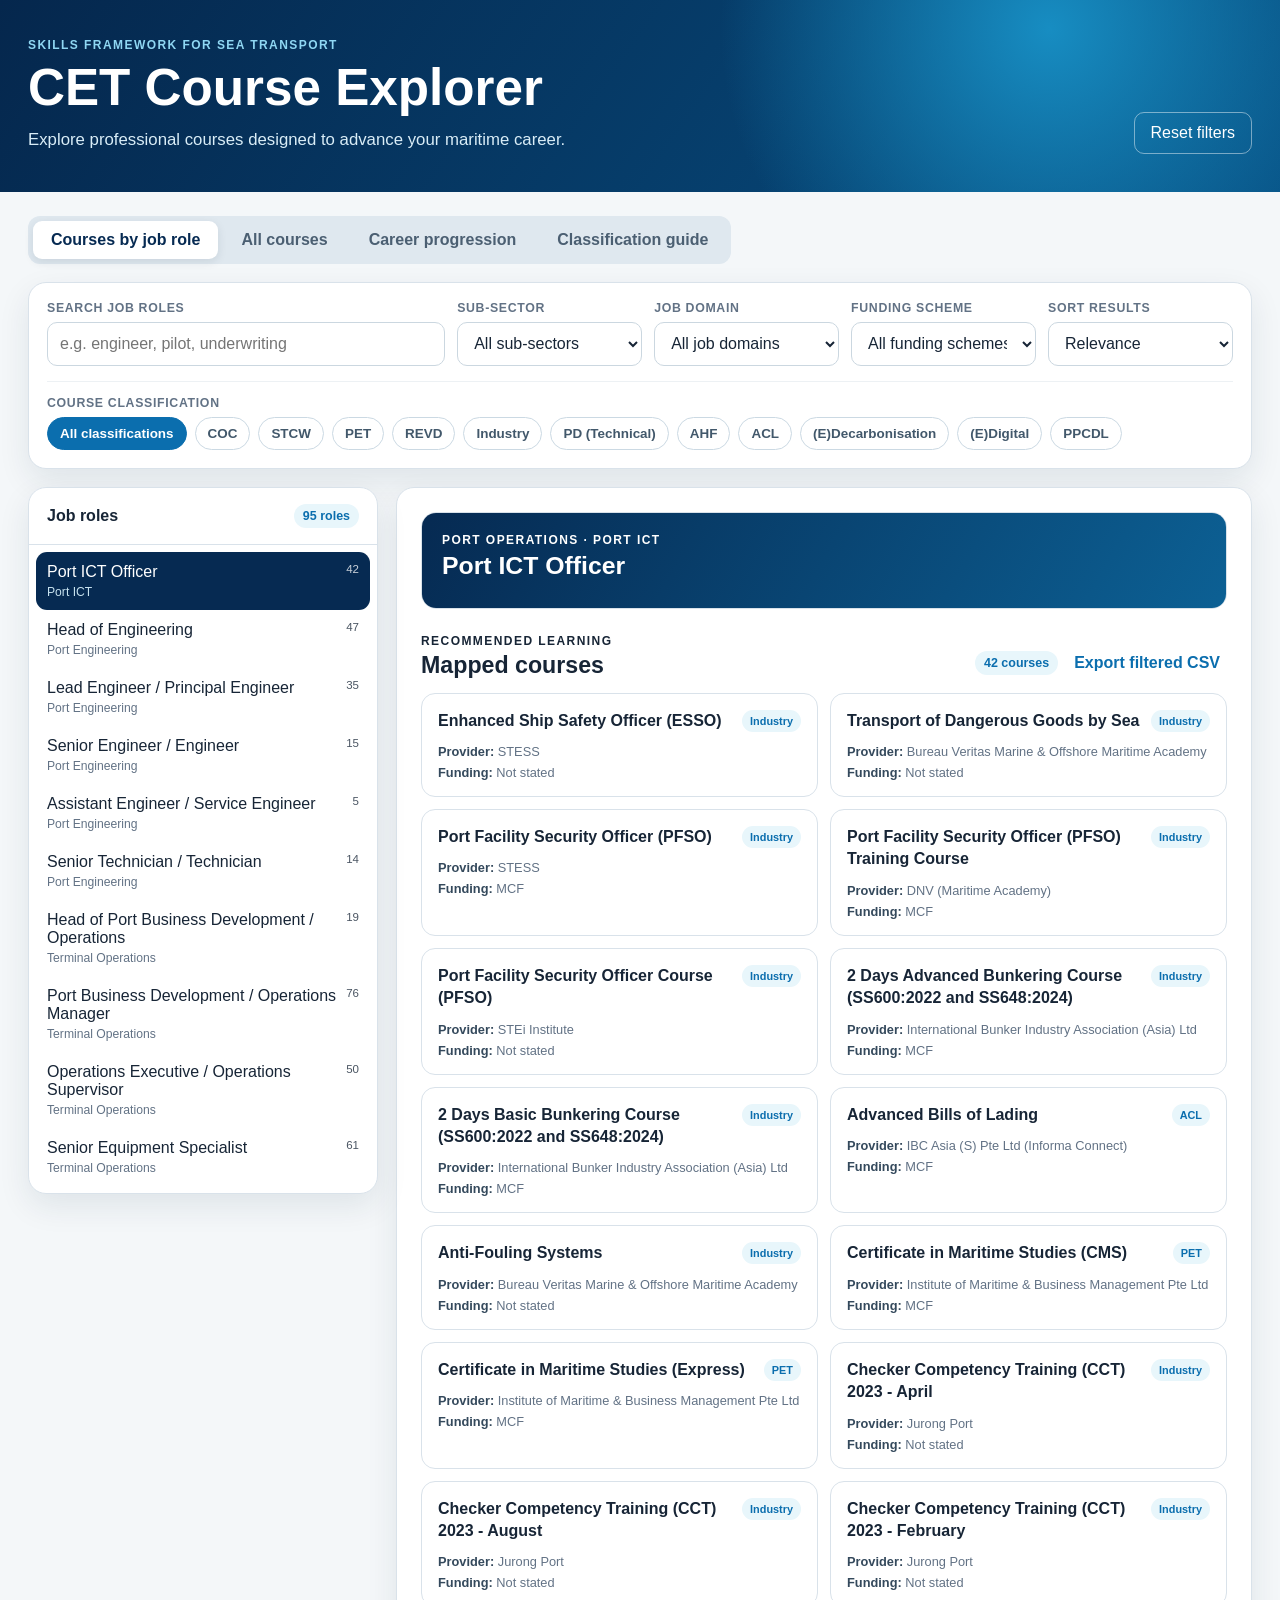
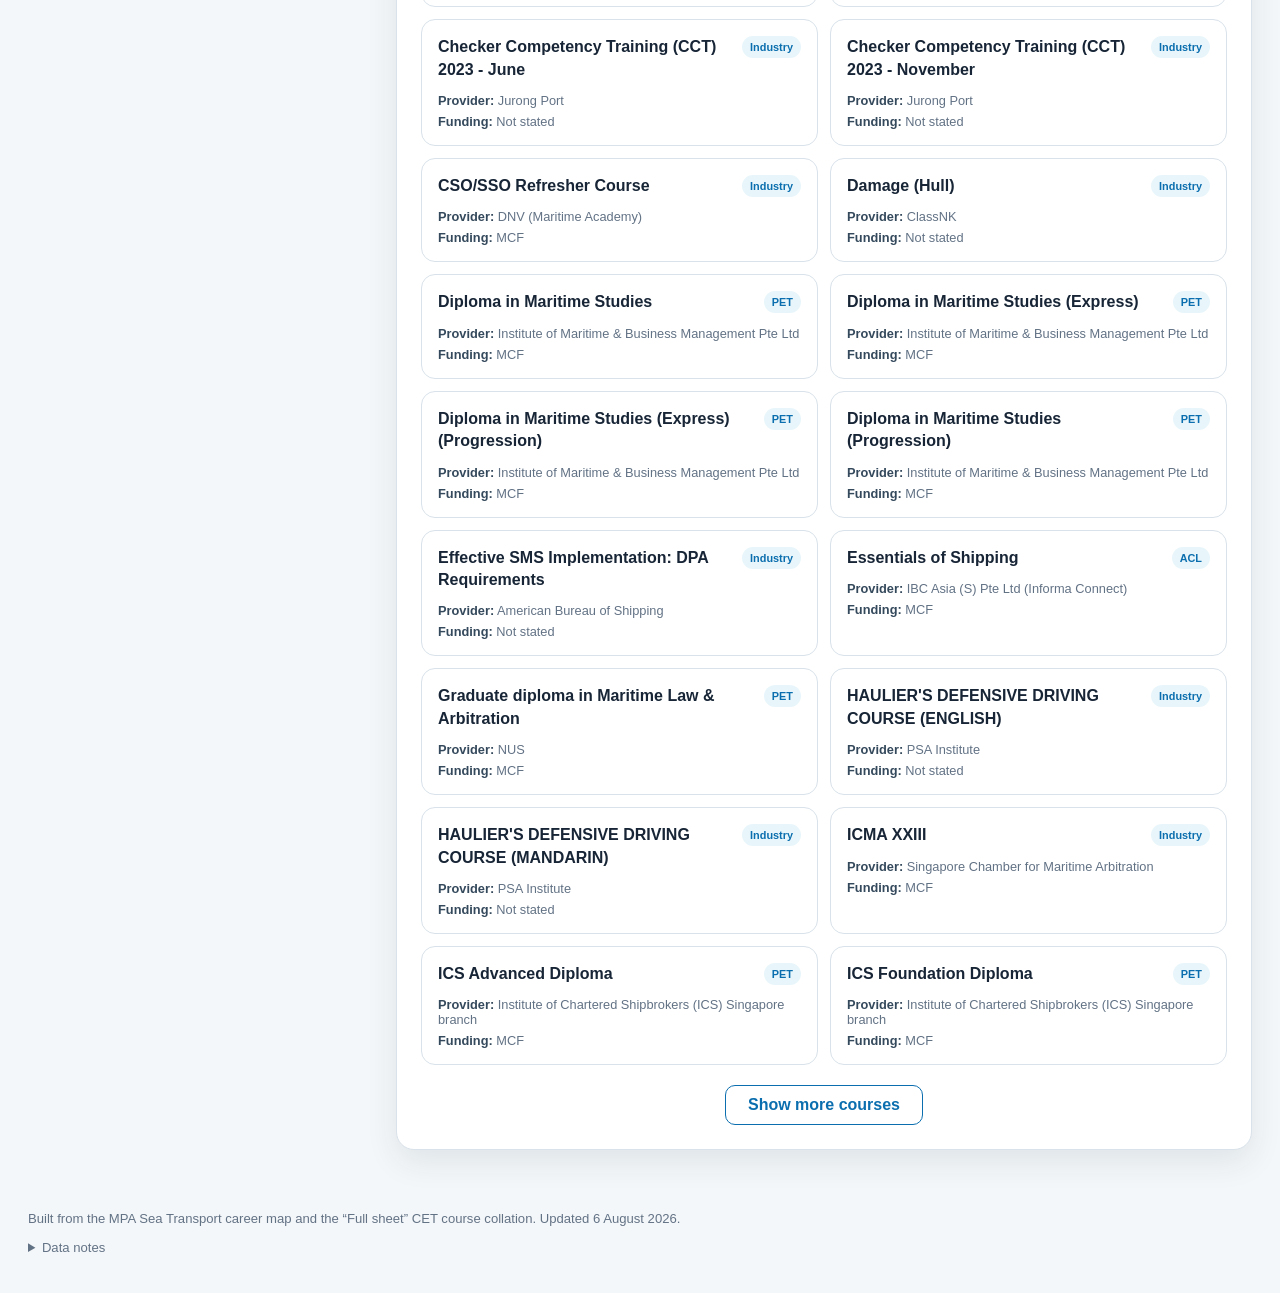
<file: index.html>
<!doctype html>
<html lang="en">
<head>
  <meta charset="utf-8">
  <meta name="viewport" content="width=device-width, initial-scale=1">
  <meta name="description" content="Explore professional courses designed to advance your maritime career.">
  <title>CET Course Explorer</title>
  <link rel="stylesheet" href="styles.css?v=20260806-1000">
</head>
<body>
  <header class="hero">
    <div class="hero__eyebrow">Skills Framework for Sea Transport</div>
    <div class="hero__row">
      <div><h1>CET Course Explorer</h1><p>Explore professional courses designed to advance your maritime career.</p></div>
      <button class="secondary-btn" id="resetButton" type="button">Reset filters</button>
    </div>
  </header>

  <main class="app-shell">
    <nav class="view-tabs" aria-label="Dashboard views">
      <button class="view-tab is-active" data-view="roles" type="button">Courses by job role</button>
      <button class="view-tab" data-view="catalogue" type="button">All courses</button>
      <button class="view-tab" data-view="progression" type="button">Career progression</button>
      <button class="view-tab" data-view="guide" type="button">Classification guide</button>
    </nav>

    <section class="filter-panel" id="courseFilters" aria-label="Course filters">
      <div class="filter-panel__top">
        <label class="search-field"><span id="searchLabel">Search job roles</span><input id="globalSearch" type="search" placeholder="e.g. engineer, pilot, underwriting"></label>
        <label id="sectorField"><span>Sub-sector</span><select id="sectorFilter"><option value="all">All sub-sectors</option></select></label>
        <label id="domainField"><span>Job domain</span><select id="domainFilter"><option value="all">All job domains</option></select></label>
        <label><span>Funding scheme</span><select id="fundingFilter"><option value="all">All funding schemes</option></select></label>
        <label><span>Sort results</span><select id="sortFilter"><option value="relevance">Relevance</option><option value="title">Course title A–Z</option><option value="provider">Provider A–Z</option></select></label>
      </div>
      <div class="classification-wrap"><div class="classification-label">Course classification</div><div class="chips" id="classificationChips" role="group" aria-label="Course classification"></div></div>
    </section>

    <section class="role-layout" id="roleView">
      <aside class="role-browser" aria-label="Job roles"><div class="panel-heading"><span>Job roles</span><span class="count-pill" id="roleCount"></span></div><div class="role-list" id="roleList"></div></aside>
      <section class="results-panel">
        <div id="roleProfile" class="role-profile"></div>
        <div class="results-heading"><div><div class="eyebrow">Recommended learning</div><h2 id="resultsTitle">Mapped courses</h2></div><div class="results-actions"><span class="result-count" id="resultCount"></span><button class="text-btn" id="exportButton" type="button">Export filtered CSV</button></div></div>
        <div class="course-grid" id="courseGrid"></div><button class="load-more" id="loadMoreButton" type="button">Show more courses</button>
      </section>
    </section>

    <section class="catalogue-view" id="catalogueView" hidden>
      <div class="catalogue-heading"><div><div class="eyebrow">Complete catalogue</div><h2>All CET courses</h2><p>Search and filter the complete professional-course collection.</p></div><div class="results-actions"><span class="result-count" id="catalogueCount"></span><button class="text-btn" id="catalogueExportButton" type="button">Export filtered CSV</button></div></div>
      <div class="course-grid catalogue-grid" id="catalogueGrid"></div><button class="load-more" id="catalogueLoadMoreButton" type="button">Show more courses</button>
    </section>

    <section class="progression-view" id="progressionView" hidden>
      <div class="section-intro"><div><div class="eyebrow">Skills Framework career map</div><h2>Career progression pathways</h2><p>Explore vertical progression from entry roles to senior leadership. Each track follows the progression chains shown in the MPA career map.</p></div><label><span>Job domain</span><select id="progressionDomain"></select></label></div>
      <div class="progression-legend"><span><i class="legend-solid"></i>Vertical progression</span><span><i class="legend-dashed"></i>Lateral movement opportunities</span></div>
      <div class="lateral-panel" id="lateralPanel"></div>
      <div class="progression-board" id="progressionBoard"></div>
    </section>

    <section class="guide-view" id="guideView" hidden>
      <div class="section-intro"><div><div class="eyebrow">Course taxonomy</div><h2>Course classification guide</h2><p>Definitions used to organise courses throughout this explorer.</p></div></div>
      <div class="definition-grid" id="definitionGrid"></div>
    </section>
  </main>

  <footer><p>Built from the MPA Sea Transport career map and the “Full sheet” CET course collation. Updated 6 August 2026.</p><details><summary>Data notes</summary><ul id="dataNotes"></ul></details></footer>
  <script src="data.js?v=20260806-1000"></script><script src="app.js?v=20260806-1000"></script>
</body>
</html>
</file>
<file: styles.css>
:root {
  --navy: #062a52;
  --blue: #0b6eae;
  --cyan: #e8f6fb;
  --ink: #172536;
  --muted: #627285;
  --line: #d9e2ea;
  --paper: #f4f7f9;
  --white: #fff;
  --green: #0b7a65;
  --orange: #d96c16;
  --shadow: 0 12px 32px rgba(15, 42, 66, .09);
}
* { box-sizing: border-box; }
body { margin: 0; color: var(--ink); background: var(--paper); font-family: Inter, ui-sans-serif, -apple-system, BlinkMacSystemFont, "Segoe UI", sans-serif; }
button, input, select { font: inherit; }
button { cursor: pointer; }
.hero { color: white; padding: 38px max(28px, calc((100vw - 1480px)/2)); background: radial-gradient(circle at 82% 15%, #178dc2 0, transparent 31%), linear-gradient(125deg, #05274d, #074f82); }
.hero__eyebrow, .eyebrow { text-transform: uppercase; letter-spacing: .12em; font-size: .75rem; font-weight: 800; }
.hero__eyebrow { color: #8fd7f3; }
.hero__row { display: flex; justify-content: space-between; align-items: end; gap: 30px; }
h1 { font-size: clamp(2rem, 4vw, 3.6rem); line-height: 1.03; margin: 10px 0 12px; max-width: 800px; }
.hero p { max-width: 780px; margin: 0; color: #d9edf7; font-size: 1.05rem; line-height: 1.6; }
.stats { display: grid; grid-template-columns: repeat(4, minmax(120px, 1fr)); gap: 12px; max-width: 780px; margin-top: 28px; }
.stats div { padding: 14px 16px; border: 1px solid rgba(255,255,255,.18); border-radius: 14px; background: rgba(255,255,255,.08); backdrop-filter: blur(8px); }
.stats strong { display: block; font-size: 1.45rem; }
.stats span { color: #cae6f3; font-size: .82rem; }
.secondary-btn { border: 1px solid rgba(255,255,255,.45); color: white; background: transparent; padding: 11px 16px; border-radius: 10px; white-space: nowrap; }
.app-shell { max-width: 1480px; margin: 0 auto; padding: 24px 28px 48px; }
.view-tabs { display: inline-flex; gap: 5px; padding: 5px; background: #dfe8ef; border-radius: 12px; }
.view-tab { border: 0; padding: 10px 18px; border-radius: 9px; color: #4b5f72; background: transparent; font-weight: 750; }
.view-tab.is-active { background: white; color: var(--navy); box-shadow: 0 3px 10px rgba(20,40,60,.1); }
.filter-panel { margin: 18px 0; background: white; border: 1px solid var(--line); border-radius: 18px; box-shadow: var(--shadow); padding: 18px; }
.filter-panel__top { display: grid; grid-template-columns: 1.55fr repeat(4, minmax(145px, .72fr)); gap: 12px; }
label > span, .classification-label { display: block; margin: 0 0 7px; color: var(--muted); font-size: .77rem; font-weight: 800; text-transform: uppercase; letter-spacing: .055em; }
input, select { width: 100%; border: 1px solid #cbd7e0; border-radius: 10px; padding: 11px 12px; background: white; color: var(--ink); min-height: 44px; }
input:focus, select:focus, button:focus-visible { outline: 3px solid rgba(20, 137, 188, .25); outline-offset: 1px; }
.classification-wrap { margin-top: 15px; padding-top: 14px; border-top: 1px solid #edf1f4; }
.chips { display: flex; flex-wrap: wrap; gap: 8px; }
.chip { border: 1px solid #cbd9e3; border-radius: 999px; padding: 8px 12px; background: white; color: #42586b; font-size: .84rem; font-weight: 700; }
.chip.is-active { border-color: var(--blue); background: var(--blue); color: white; }
.role-layout { display: grid; grid-template-columns: 350px minmax(0, 1fr); gap: 18px; align-items: start; }
.role-browser, .results-panel, .catalogue-view { background: white; border: 1px solid var(--line); border-radius: 18px; box-shadow: var(--shadow); }
.role-browser { position: sticky; top: 12px; overflow: hidden; }
.panel-heading { display: flex; justify-content: space-between; align-items: center; padding: 16px 18px; border-bottom: 1px solid var(--line); font-weight: 850; }
.count-pill, .result-count { color: var(--blue); background: var(--cyan); padding: 5px 9px; border-radius: 999px; font-size: .78rem; font-weight: 850; }
.role-list { max-height: 72vh; overflow-y: auto; padding: 7px; }
.role-item { display: block; width: 100%; text-align: left; border: 0; border-radius: 11px; padding: 11px; background: transparent; color: var(--ink); }
.role-item:hover { background: #f0f6fa; }
.role-item.is-active { background: var(--navy); color: white; }
.role-item__domain { display: block; margin-top: 4px; color: var(--muted); font-size: .76rem; }
.role-item.is-active .role-item__domain { color: #c7e2ef; }
.role-item__count { float: right; font-size: .72rem; opacity: .78; }
.results-panel, .catalogue-view { padding: 24px; min-width: 0; }
.role-profile { border-radius: 15px; padding: 0; overflow: hidden; color: var(--ink); background: white; border: 1px solid var(--line); }
.role-profile__header { padding: 20px; color: white; background: linear-gradient(120deg, var(--navy), #0c6094); }
.role-profile h2 { margin: 5px 0 8px; font-size: 1.55rem; }
.role-profile__header p { color: #dbeefa; line-height: 1.55; margin: 9px 0 0; }
.role-profile__meta { display: flex; flex-wrap: wrap; gap: 7px; margin-top: 12px; }
.meta-tag { display: inline-flex; padding: 5px 8px; border-radius: 7px; background: rgba(255,255,255,.12); font-size: .76rem; }
.referral { margin-top: 13px; padding: 10px 12px; border-radius: 9px; color: #fff3d9; background: rgba(217,108,22,.24); font-size: .84rem; }
.results-heading, .catalogue-heading { display: flex; justify-content: space-between; align-items: end; gap: 20px; margin: 25px 0 14px; }
.results-heading h2, .catalogue-heading h2 { margin: 4px 0 0; font-size: 1.45rem; }
.catalogue-heading p { color: var(--muted); margin-bottom: 0; }
.results-actions { display: flex; align-items: center; gap: 9px; }
.text-btn { border: 0; background: transparent; color: var(--blue); font-weight: 750; padding: 7px; }
.course-grid { display: grid; grid-template-columns: repeat(2, minmax(0, 1fr)); gap: 12px; }
.course-card { display: flex; flex-direction: column; min-width: 0; border: 1px solid var(--line); border-radius: 14px; padding: 16px; background: #fff; transition: transform .15s, box-shadow .15s; }
.course-card:hover { transform: translateY(-2px); box-shadow: 0 10px 24px rgba(20,50,75,.1); }
.course-card__top { display: flex; justify-content: space-between; gap: 10px; align-items: start; }
.course-card h3 { margin: 0; font-size: 1rem; line-height: 1.4; }
.class-badge { flex: 0 0 auto; border-radius: 999px; padding: 5px 8px; color: var(--blue); background: var(--cyan); font-size: .68rem; font-weight: 850; }
.course-meta { margin: 12px 0 0; display: grid; gap: 6px; color: var(--muted); font-size: .8rem; }
.course-meta b { color: #34495c; }
.mapping-line { margin-top: auto; padding-top: 12px; color: var(--green); font-size: .75rem; font-weight: 750; }
.adjusted-note { margin-top: 9px; color: #9a530f; font-size: .73rem; }
.load-more { display: block; margin: 20px auto 0; border: 1px solid var(--blue); border-radius: 10px; padding: 10px 22px; background: white; color: var(--blue); font-weight: 800; }
.empty { grid-column: 1/-1; padding: 48px 20px; text-align: center; border: 1px dashed #bccbd7; border-radius: 14px; color: var(--muted); }
footer { max-width: 1480px; margin: 0 auto; padding: 0 28px 38px; color: var(--muted); font-size: .82rem; }
footer details { margin-top: 7px; }
footer li { margin: 5px 0; }
[hidden] { display: none !important; }
@media (max-width: 1000px) { .filter-panel__top { grid-template-columns: 1fr 1fr; } .role-layout { grid-template-columns: 300px minmax(0,1fr); } .course-grid { grid-template-columns: 1fr; } }
@media (max-width: 760px) { .hero { padding: 28px 18px; } .hero__row, .results-heading, .catalogue-heading { align-items: stretch; flex-direction: column; } .stats { grid-template-columns: 1fr 1fr; } .app-shell { padding: 18px 12px 38px; } .filter-panel__top, .role-layout { grid-template-columns: 1fr; } .role-browser { position: static; } .role-list { max-height: 340px; } .results-panel, .catalogue-view { padding: 16px; } .results-actions { justify-content: space-between; } }

.view-tabs { flex-wrap: wrap; }
.competency-grid { display: grid; grid-template-columns: minmax(0, 1.25fr) minmax(260px, .75fr); gap: 14px; padding: 16px; background: #f7fafc; }
.competency-card { min-width: 0; padding: 14px; border: 1px solid var(--line); border-radius: 12px; background: white; }
.competency-heading { display: flex; justify-content: space-between; gap: 12px; color: var(--navy); font-size: .78rem; font-weight: 850; text-transform: uppercase; letter-spacing: .055em; }
.competency-heading > span:last-child { color: var(--blue); }
.competency-list { max-height: 250px; overflow: auto; margin-top: 10px; padding-right: 4px; }
.competency-list > div, .gsc-list li { display: flex; justify-content: space-between; gap: 12px; padding: 8px 0; border-top: 1px solid #edf2f5; font-size: .82rem; }
.competency-list small, .gsc-list small { flex: 0 0 auto; color: var(--blue); font-weight: 800; }
.gsc-list { margin: 10px 0 0; padding-left: 22px; }
.gsc-list li { padding-left: 3px; }
.section-intro { display: flex; justify-content: space-between; align-items: end; gap: 24px; margin-bottom: 18px; }
.section-intro h2 { margin: 5px 0 7px; font-size: 1.7rem; }
.section-intro p { max-width: 760px; margin: 0; color: var(--muted); line-height: 1.55; }
.section-intro label { width: min(320px, 100%); }
.progression-view, .guide-view { padding: 24px; background: white; border: 1px solid var(--line); border-radius: 18px; box-shadow: var(--shadow); }
.progression-legend { display: flex; flex-wrap: wrap; gap: 18px; padding: 12px 14px; border-radius: 10px; background: #f2f6f9; color: var(--muted); font-size: .8rem; }
.progression-legend span { display: inline-flex; align-items: center; gap: 7px; }
.legend-solid, .legend-dashed { display: inline-block; width: 28px; border-top: 2px solid #7b8a96; }
.legend-dashed { border-top-style: dashed; border-color: var(--blue); }
.lateral-panel { display: flex; align-items: center; gap: 14px; margin: 14px 0; padding: 13px 15px; border: 1px dashed #91b6cc; border-radius: 12px; color: #476276; background: #f4fbfe; font-size: .82rem; }
.lateral-panel > div { display: flex; flex-wrap: wrap; gap: 7px; }
.lateral-chip { border: 0; border-radius: 999px; padding: 6px 10px; background: #dff1f8; color: #07689d; font-weight: 800; }
.progression-board { overflow-x: auto; padding: 8px 4px 20px; }
.progression-capstone { display: flex; flex-direction: column; align-items: center; min-width: 340px; }
.progression-capstone .progression-node { width: min(760px, 86%); }
.capstone-line { width: 2px; height: 30px; background: #7b8a96; }
.track-grid { display: grid; grid-template-columns: repeat(auto-fit, minmax(190px, 1fr)); gap: 14px; min-width: 760px; align-items: start; }
.career-track { min-width: 0; padding: 12px; border-radius: 13px; background: #f6f8fa; border: 1px solid #e5ebef; }
.career-track h3 { min-height: 32px; margin: 0 0 12px; color: var(--muted); text-align: center; text-transform: uppercase; letter-spacing: .06em; font-size: .72rem; }
.track-chain { display: flex; flex-direction: column; align-items: center; }
.progression-node { width: 100%; min-height: 68px; border: 0; border-radius: 6px; padding: 12px; color: white; font-weight: 780; line-height: 1.3; box-shadow: 0 5px 12px rgba(21,45,65,.1); }
.progression-node:hover { transform: translateY(-1px); filter: brightness(1.06); }
.progression-node.sector-port-operations { background: #d9650d; }
.progression-node.sector-shipping { background: #073589; }
.progression-node.sector-maritime-services { background: #078d6d; }
.progression-node.is-capstone { min-height: 82px; border-radius: 8px; font-size: 1rem; }
.progression-arrow { height: 28px; color: #71808b; font-size: 1.55rem; line-height: 28px; }
.track-joins { padding: 20px 8px; color: var(--muted); text-align: center; font-size: .8rem; }
.definition-grid { display: grid; grid-template-columns: repeat(2, minmax(0, 1fr)); gap: 12px; }
.definition-card { display: grid; grid-template-columns: 105px minmax(0, 1fr); gap: 16px; padding: 18px; border: 1px solid var(--line); border-radius: 14px; background: #fff; }
.definition-code { display: flex; align-items: center; justify-content: center; min-height: 68px; border-radius: 10px; color: white; background: var(--navy); font-weight: 900; text-align: center; }
.definition-card h3 { margin: 2px 0 7px; font-size: 1rem; }
.definition-card p { margin: 0; color: var(--muted); line-height: 1.55; font-size: .88rem; }
@media (max-width: 1100px) { .filter-panel__top { grid-template-columns: 1fr 1fr 1fr; } .competency-grid { grid-template-columns: 1fr; } }
@media (max-width: 760px) { .section-intro { align-items: stretch; flex-direction: column; } .definition-grid { grid-template-columns: 1fr; } .definition-card { grid-template-columns: 82px minmax(0,1fr); } .lateral-panel { align-items: flex-start; flex-direction: column; } }
</file>
